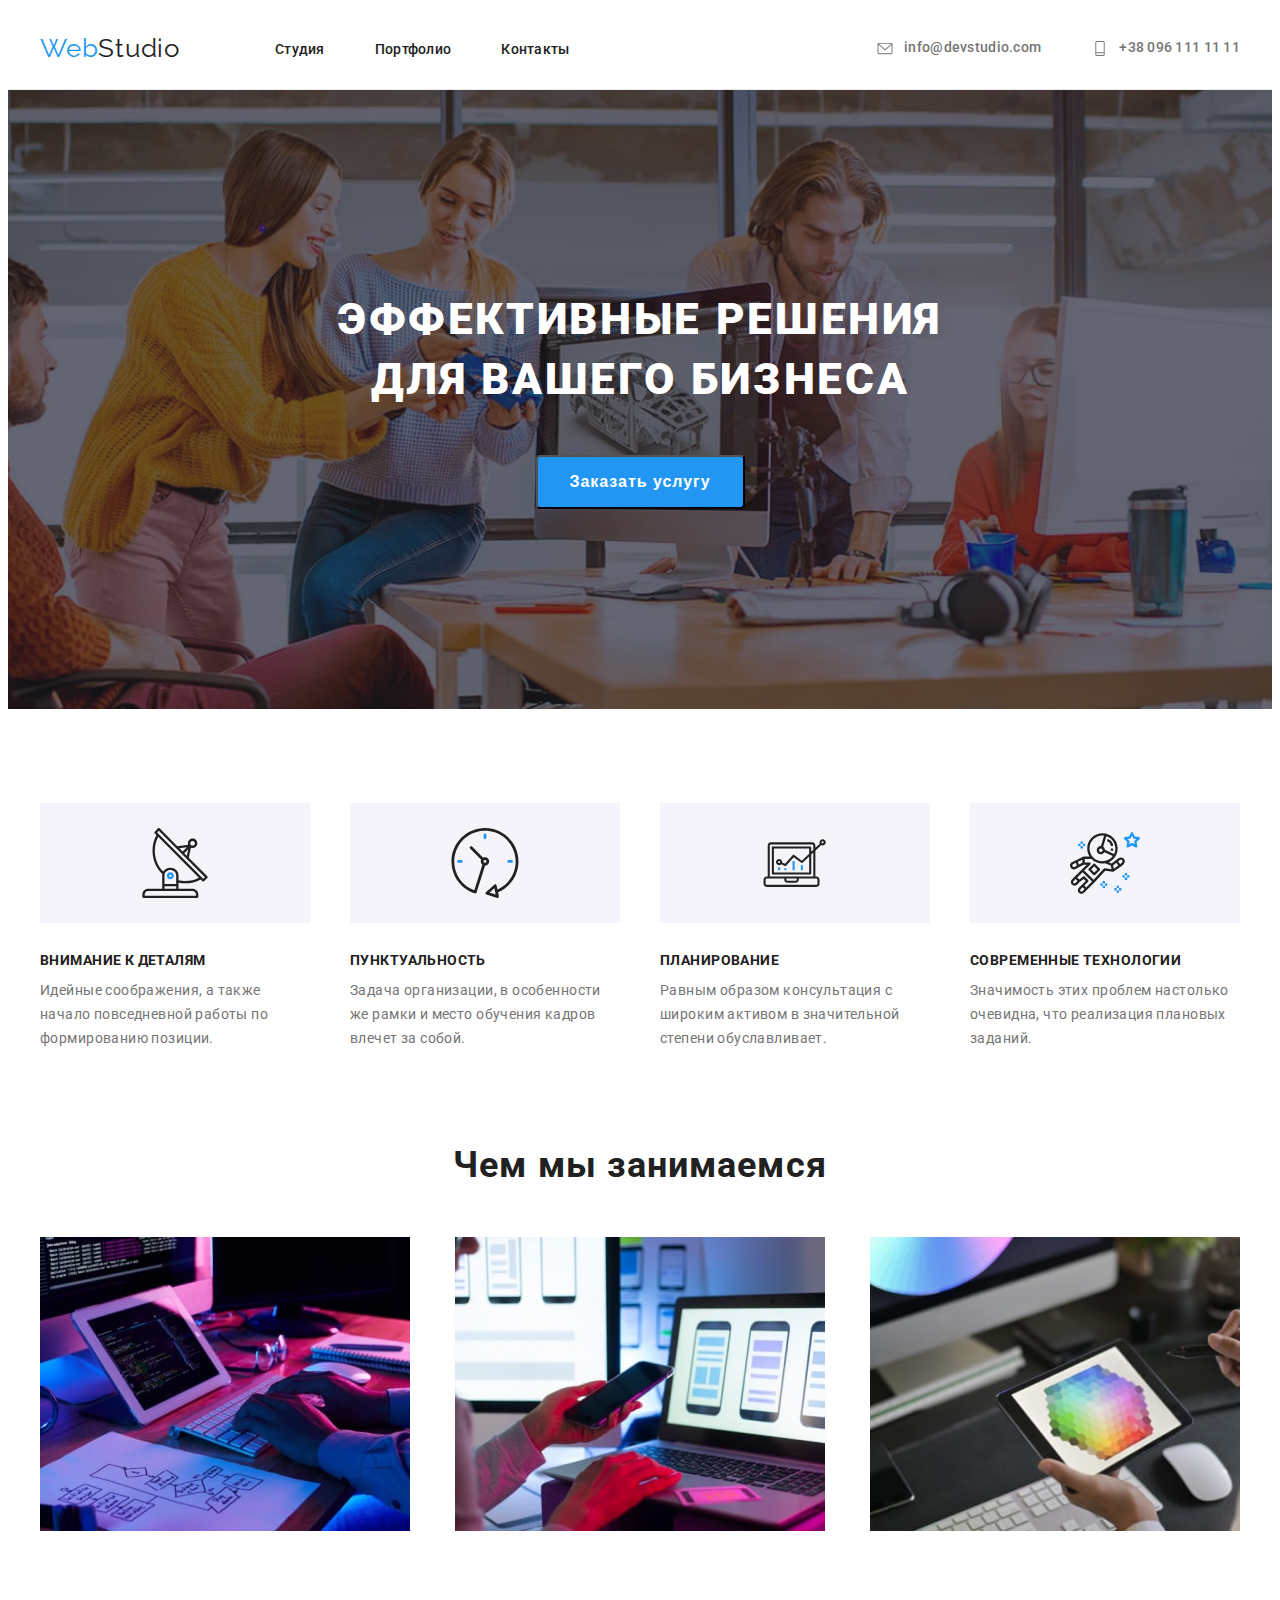
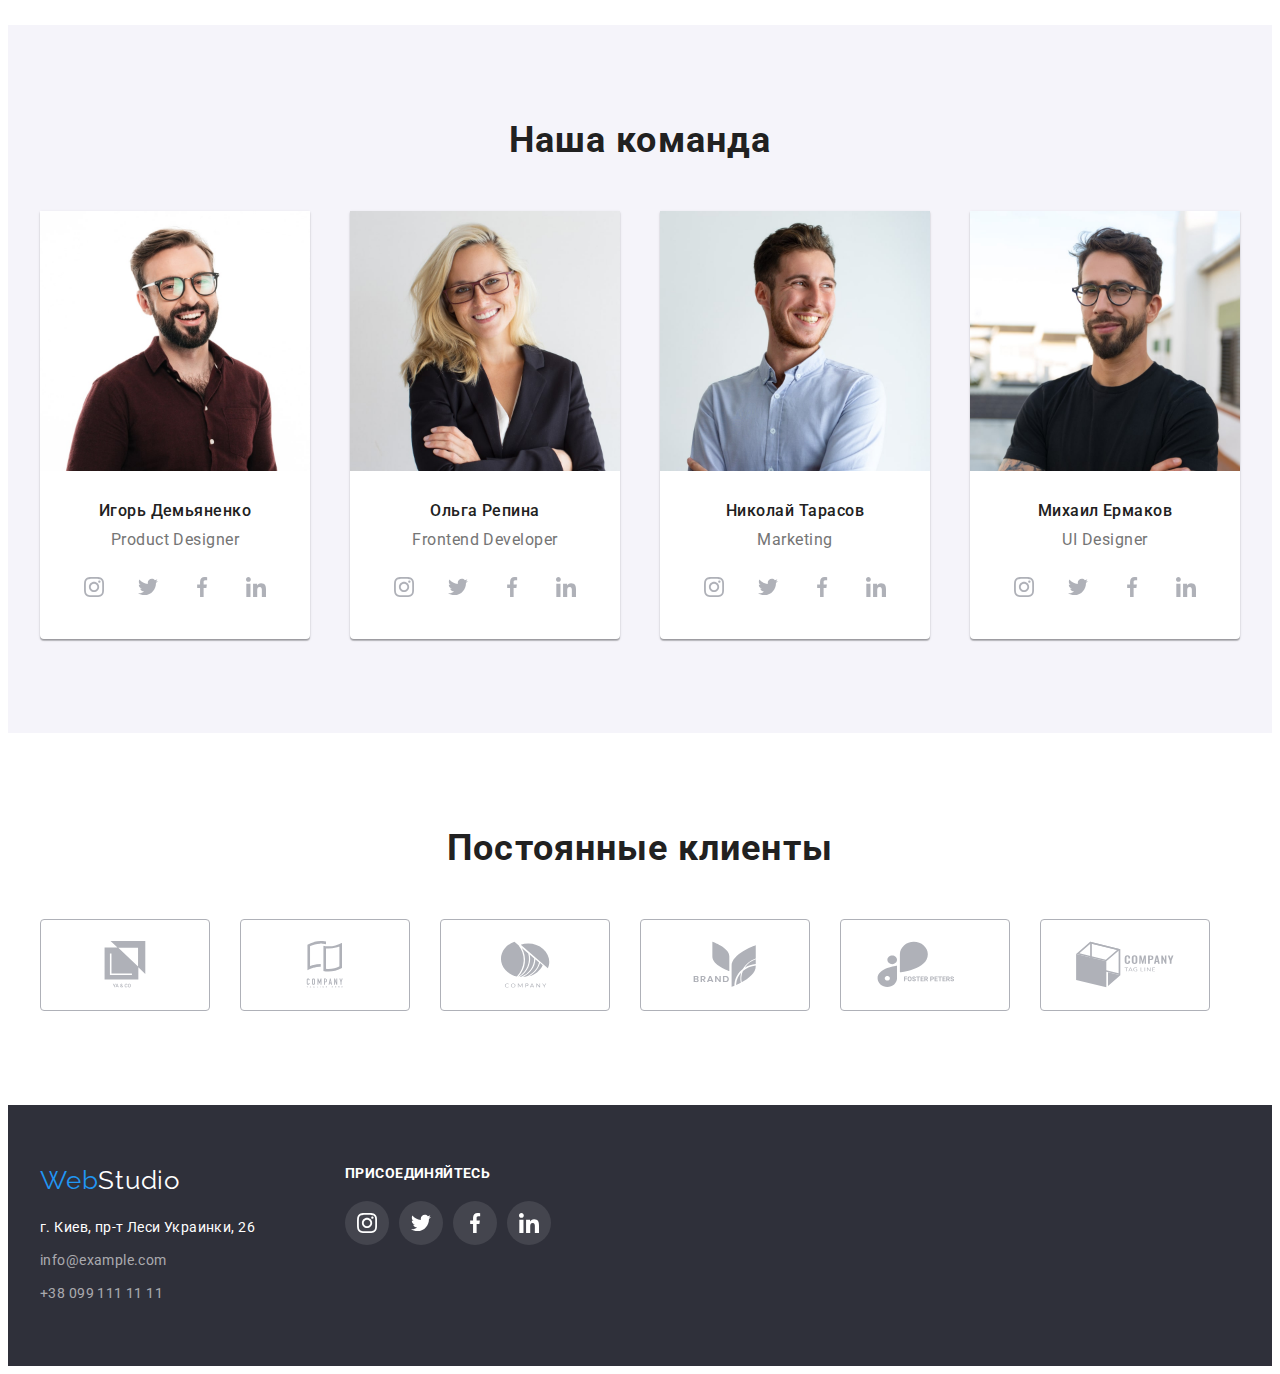
<file: index.html>
<!DOCTYPE html>
<!--Главная 3-->
<html lang="ru">
    <head>
        <meta charset="UTF-8" />
        <meta http-equiv="X-UA-Compatible" content="IE=edge" />
        <meta name="viewport" content="width=device-width, initial-scale=1.0" />
        <title>Document</title>
        <link rel="preconnect" href="https://fonts.googleapis.com" />
        <link rel="preconnect" href="https://fonts.gstatic.com" crossorigin />
        <link
            href="https://fonts.googleapis.com/css2?family=Raleway:wght@700&family=Roboto:wght@400;500;700;900&display=swap"
            rel="stylesheet"
        />
        <link
            rel="stylesheet"
            href="https://cdnjs.cloudflare.com/ajax/libs/modern-normalize/1.1.0/modern-normalize.min.css"
            integrity="sha512-wpPYUAdjBVSE4KJnH1VR1HeZfpl1ub8YT/NKx4PuQ5NmX2tKuGu6U/JRp5y+Y8XG2tV+wKQpNHVUX03MfMFn9Q=="
            crossorigin="anonymous"
            referrerpolicy="no-referrer"
        />
        <link rel="stylesheet" href="./css/style.css" />
    </head>
    <body>
        <header class="header">
            <div class="container header-container">
                <!-- section-nav -->
                <nav class="header-nav">
                    <a href="./index.html" lang="en" class="logo link"
                        >Web<span class="logo-black">Studio</span></a
                    >
                    <ul class="header-list list">
                        <li class="header-item">
                            <a class="header-link link" href="./index.html">Студия</a>
                        </li>
                        <li class="header-item">
                            <a class="header-link link" href="./portfolio.html"
                                >Портфолио</a
                            >
                        </li>
                        <li class="header-item">
                            <a class="header-link link" href="">Контакты</a>
                        </li>
                    </ul>
                </nav>
                <ul class="header-contacts list">
                    <li class="contact-list">
                        <a
                            class="header-mail link"
                            href="mailto:info@devstudio.com"
                        >
                            <svg class="header-icon">
                                <use
                                    href="./images/sprite.svg#icon-mailto"
                                ></use>
                            </svg>
                            <div class="link-text">info@devstudio.com</div>
                        </a>
                    </li>
                    <li class="contact-list">
                        <a class="header-phone link" href="tel:+380961111111">
                            <svg class="header-icon">
                                <use
                                    href="./images/sprite.svg#icon-phone"
                                ></use>
                            </svg>
                            <div class="link-text">+38 096 111 11 11</div>
                        </a>
                    </li>
                </ul>
            </div>
        </header>
        <main>
            <!--section gero-->
            <div class="hero-wall">
                <section class="hero">
                    <h1 class="hero-title">
                        Эффективные решения<br />для вашего бизнеса
                    </h1>
                    <button class="hero-button">Заказать услугу</button>
                </section>
            </div>
            <!-- advantage-->
            <section class="advantage section">
                <div class="container">
                    <h2 class="advantage-title visually-hidden">
                        Наши преимущества
                    </h2>
                    <ul class="advantage-list list">
                        <li class="advantage-item">
                            <div class="advantage-picture-zone">
                                <svg class="advantage-pictures">
                                    <use
                                        href="./images/sprite.svg#icon-antenna"
                                    ></use>
                                </svg>
                            </div>
                            <h3 class="advantage-topic">Внимание к деталям</h3>
                            <p class="advantage-paragrph">
                                Идейные соображения, а также начало повседневной
                                работы по формированию позиции.
                            </p>
                        </li>
                        <li class="advantage-item">
                            <div class="advantage-picture-zone">
                                <svg class="advantage-pictures">
                                    <use
                                        href="./images/sprite.svg#icon-clock"
                                    ></use>
                                </svg>
                            </div>
                            <h3 class="advantage-topic">Пунктуальность</h3>
                            <p class="advantage-paragrph">
                                Задача организации, в особенности же рамки и
                                место обучения кадров влечет за собой.
                            </p>
                        </li>
                        <li class="advantage-item">
                            <div class="advantage-picture-zone">
                                <svg class="advantage-pictures">
                                    <use
                                        href="./images/sprite.svg#icon-diagram"
                                    ></use>
                                </svg>
                            </div>
                            <h3 class="advantage-topic">Планирование</h3>
                            <p class="advantage-paragrph">
                                Равным образом консультация с широким активом в
                                значительной степени обуславливает.
                            </p>
                        </li>
                        <li class="advantage-item">
                            <div class="advantage-picture-zone">
                                <svg class="advantage-pictures">
                                    <use
                                        href="./images/sprite.svg#icon-astronaut"
                                    ></use>
                                </svg>
                            </div>
                            <h3 class="advantage-topic">
                                Современные технологии
                            </h3>
                            <p class="advantage-paragrph">
                                Значимость этих проблем настолько очевидна, что
                                реализация плановых заданий.
                            </p>
                        </li>
                    </ul>
                </div>
            </section>
            <!--do-->
            <section class="do section">
                <div class="container">
                    <h2 class="do-title">Чем мы занимаемся</h2>
                    <ul class="do-list list">
                        <li class="do-item">
                            <img
                                src="./images/we-doing/we-doing1.jpg"
                                alt="набор кода на клавиатуре"
                                width="370"
                            />
                        </li>
                        <li class="do-item">
                            <img
                                src="./images/we-doing/we-doing2.jpg"
                                alt="Подбор шаблона для смартфона"
                                width="370"
                            />
                        </li>
                        <li class="do-item">
                            <img
                                src="./images/we-doing/we-doing3.jpg"
                                alt="Выбор цвета"
                                width="370"
                            />
                        </li>
                    </ul>
                </div>
            </section>
            <!--team-->
            <section class="team section">
                <div class="container">
                    <h2 class="team-title">Наша команда</h2>
                    <ul class="team-list list">
                        <li class="team-item">
                            <img
                                src="./images/pers/pers.jpg"
                                alt="Работник компании"
                                width="270"
                                class="team-img"
                            />
                            <h3 class="team-name">Игорь Демьяненко</h3>
                            <p lang="en" class="team-position">
                                Product Designer
                            </p>
                            <ul class="team-icons list">
                                <li class="team-zone-icon">
                                    <a href="" class="team-link link">
                                        <svg class="team-icon">
                                            <use
                                                href="./images/sprite.svg#icon-instagram"
                                            ></use>
                                        </svg>
                                    </a>
                                </li>
                                <li class="team-zone-icon">
                                    <a href="" class="team-link link">
                                        <svg class="team-icon">
                                            <use
                                                href="./images/sprite.svg#icon-twitter"
                                            ></use>
                                        </svg>
                                    </a>
                                </li>
                                <li class="team-zone-icon">
                                    <a href="" class="team-link link">
                                        <svg class="team-icon">
                                            <use
                                                href="./images/sprite.svg#icon-facebook"
                                            ></use>
                                        </svg>
                                    </a>
                                </li>
                                <li class="team-zone-icon">
                                    <a href="" class="team-link link">
                                        <svg class="team-icon">
                                            <use
                                                href="./images/sprite.svg#icon-linkedin"
                                            ></use>
                                        </svg>
                                    </a>
                                </li>
                            </ul>
                        </li>
                        <li class="team-item">
                            <img
                                src="./images/pers/pers1.jpg"
                                alt="Работник компании"
                                width="270"
                                class="team-img"
                            />
                            <h3 class="team-name">Ольга Репина</h3>
                            <p lang="en" class="team-position">
                                Frontend Developer
                            </p>
                            <ul class="team-icons list">
                                <li class="team-zone-icon">
                                    <a href="" class="team-link link">
                                        <svg class="team-icon">
                                            <use
                                                href="./images/sprite.svg#icon-instagram"
                                            ></use>
                                        </svg>
                                    </a>
                                </li>
                                <li class="team-zone-icon">
                                    <a href="" class="team-link link">
                                        <svg class="team-icon">
                                            <use
                                                href="./images/sprite.svg#icon-twitter"
                                            ></use>
                                        </svg>
                                    </a>
                                </li>
                                <li class="team-zone-icon">
                                    <a href="" class="team-link link">
                                        <svg class="team-icon">
                                            <use
                                                href="./images/sprite.svg#icon-facebook"
                                            ></use>
                                        </svg>
                                    </a>
                                </li>
                                <li class="team-zone-icon">
                                    <a href="" class="team-link link">
                                        <svg class="team-icon">
                                            <use
                                                href="./images/sprite.svg#icon-linkedin"
                                            ></use>
                                        </svg>
                                    </a>
                                </li>
                            </ul>
                        </li>
                        <li class="team-item">
                            <img
                                src="./images/pers/pers2.jpg"
                                alt="Работник компании"
                                width="270"
                                class="team-img"
                            />
                            <h3 class="team-name">Николай Тарасов</h3>
                            <p lang="en" class="team-position">Marketing</p>
                            <ul class="team-icons list">
                                <li class="team-zone-icon">
                                    <a href="" class="team-link link">
                                        <svg class="team-icon">
                                            <use
                                                href="./images/sprite.svg#icon-instagram"
                                            ></use>
                                        </svg>
                                    </a>
                                </li>
                                <li class="team-zone-icon">
                                    <a href="" class="team-link link">
                                        <svg class="team-icon">
                                            <use
                                                href="./images/sprite.svg#icon-twitter"
                                            ></use>
                                        </svg>
                                    </a>
                                </li>
                                <li class="team-zone-icon">
                                    <a href="" class="team-link link">
                                        <svg class="team-icon">
                                            <use
                                                href="./images/sprite.svg#icon-facebook"
                                            ></use>
                                        </svg>
                                    </a>
                                </li>
                                <li class="team-zone-icon">
                                    <a href="" class="team-link link">
                                        <svg class="team-icon">
                                            <use
                                                href="./images/sprite.svg#icon-linkedin"
                                            ></use>
                                        </svg>
                                    </a>
                                </li>
                            </ul>
                        </li>
                        <li class="team-item">
                            <img
                                src="./images/pers/pers3.jpg"
                                alt="Работник компании"
                                width="270"
                                class="team-img"
                            />
                            <h3 class="team-name">Михаил Ермаков</h3>
                            <p lang="en" class="team-position">UI Designer</p>
                            <ul class="team-icons list">
                                <li class="team-zone-icon">
                                    <a href="" class="team-link link">
                                        <svg class="team-icon">
                                            <use
                                                href="./images/sprite.svg#icon-instagram"
                                            ></use>
                                        </svg>
                                    </a>
                                </li>
                                <li class="team-zone-icon">
                                    <a href="" class="team-link link">
                                        <svg class="team-icon">
                                            <use
                                                href="./images/sprite.svg#icon-twitter"
                                            ></use>
                                        </svg>
                                    </a>
                                </li>
                                <li class="team-zone-icon">
                                    <a href="" class="team-link link">
                                        <svg class="team-icon">
                                            <use
                                                href="./images/sprite.svg#icon-facebook"
                                            ></use>
                                        </svg>
                                    </a>
                                </li>
                                <li class="team-zone-icon">
                                    <a href="" class="team-link link">
                                        <svg class="team-icon">
                                            <use
                                                href="./images/sprite.svg#icon-linkedin"
                                            ></use>
                                        </svg>
                                    </a>
                                </li>
                            </ul>
                        </li>
                    </ul>
                </div>
            </section>
            <!-- klient -->
            <section class="klient section">
                <div class="container">
                    <h2 class="klient-title">Постоянные клиенты</h2>
                    <ul class="klient-list list">
                        <li class="klient-item">
                            <a href="" class="klient-link link">
                                <svg class="klient-logo">
                                    <use
                                        href="./images/sprite.svg#icon-ya-co"
                                    ></use>
                                </svg>
                            </a>
                        </li>
                        <li class="klient-item">
                            <a href="" class="klient-link link">
                                <svg class="klient-logo">
                                    <use
                                        href="./images/sprite.svg#icon-company-tagline-here"
                                    ></use>
                                </svg>
                            </a>
                        </li>
                        <li class="klient-item">
                            <a href="" class="klient-link link">
                                <svg class="klient-logo">
                                    <use
                                        href="./images/sprite.svg#icon-company"
                                    ></use>
                                </svg>
                            </a>
                        </li>
                        <li class="klient-item">
                            <a href="" class="klient-link link">
                                <svg class="klient-logo">
                                    <use
                                        href="./images/sprite.svg#icon-brand"
                                    ></use>
                                </svg>
                            </a>
                        </li>
                        <li class="klient-item">
                            <a href="" class="klient-link link">
                                <svg class="klient-logo">
                                    <use
                                        href="./images/sprite.svg#icon-foster-peters"
                                    ></use>
                                </svg>
                            </a>
                        </li>
                        <li class="klient-item">
                            <a href="" class="klient-link link">
                                <svg class="klient-logo">
                                    <use
                                        href="./images/sprite.svg#icon-company-tagline"
                                    ></use>
                                </svg>
                            </a>
                        </li>
                    </ul>
                </div>
            </section>
        </main>
        <!--footer-->
        <footer class="footer">
            <div class="container footer-section">
                <div>
                    <a
                        href="./index.html"
                        lang="en"
                        class="logo link footer-logo"
                        >Web<span class="logo-white">Studio</span></a
                    >
                    <address class="footer-data">
                        <ul class="footer-list list">
                            <li class="footer-item">
                                <a
                                    href="https://goo.gl/maps/pQ1iqYw23tvZCVZEA"
                                    class="link footer-address"
                                    >г. Киев, пр-т Леси Украинки, 26</a
                                >
                            </li>
                            <li class="footer-item">
                                <a
                                    href="mailto:info@example.com"
                                    class="footer-mail link"
                                    >info@example.com</a
                                >
                            </li>
                            <li class="footer-item">
                                <a
                                    href="tel:+380991111111"
                                    class="footer-phone link"
                                    >+38 099 111 11 11</a
                                >
                            </li>
                        </ul>
                    </address>
                </div>
                <div class="social">
                    <p class="social-title">Присоединяйтесь</p>
                    <ul class="team-icons list">
                        <li class="team-zone-icon">
                            <a href="" class="team-link social-link link">
                                <svg class="team-icon">
                                    <use
                                        href="./images/sprite.svg#icon-instagram"
                                    ></use>
                                </svg>
                            </a>
                        </li>
                        <li class="team-zone-icon">
                            <a href="" class="team-link link">
                                <svg class="team-icon">
                                    <use
                                        href="./images/sprite.svg#icon-twitter"
                                    ></use>
                                </svg>
                            </a>
                        </li>
                        <li class="team-zone-icon">
                            <a href="" class="team-link link">
                                <svg class="team-icon">
                                    <use
                                        href="./images/sprite.svg#icon-facebook"
                                    ></use>
                                </svg>
                            </a>
                        </li>
                        <li class="team-zone-icon">
                            <a href="" class="team-link link">
                                <svg class="team-icon">
                                    <use
                                        href="./images/sprite.svg#icon-linkedin"
                                    ></use>
                                </svg>
                            </a>
                        </li>
                    </ul>
                </div>
            </div>
        </footer>
    </body>
</html>
</file>
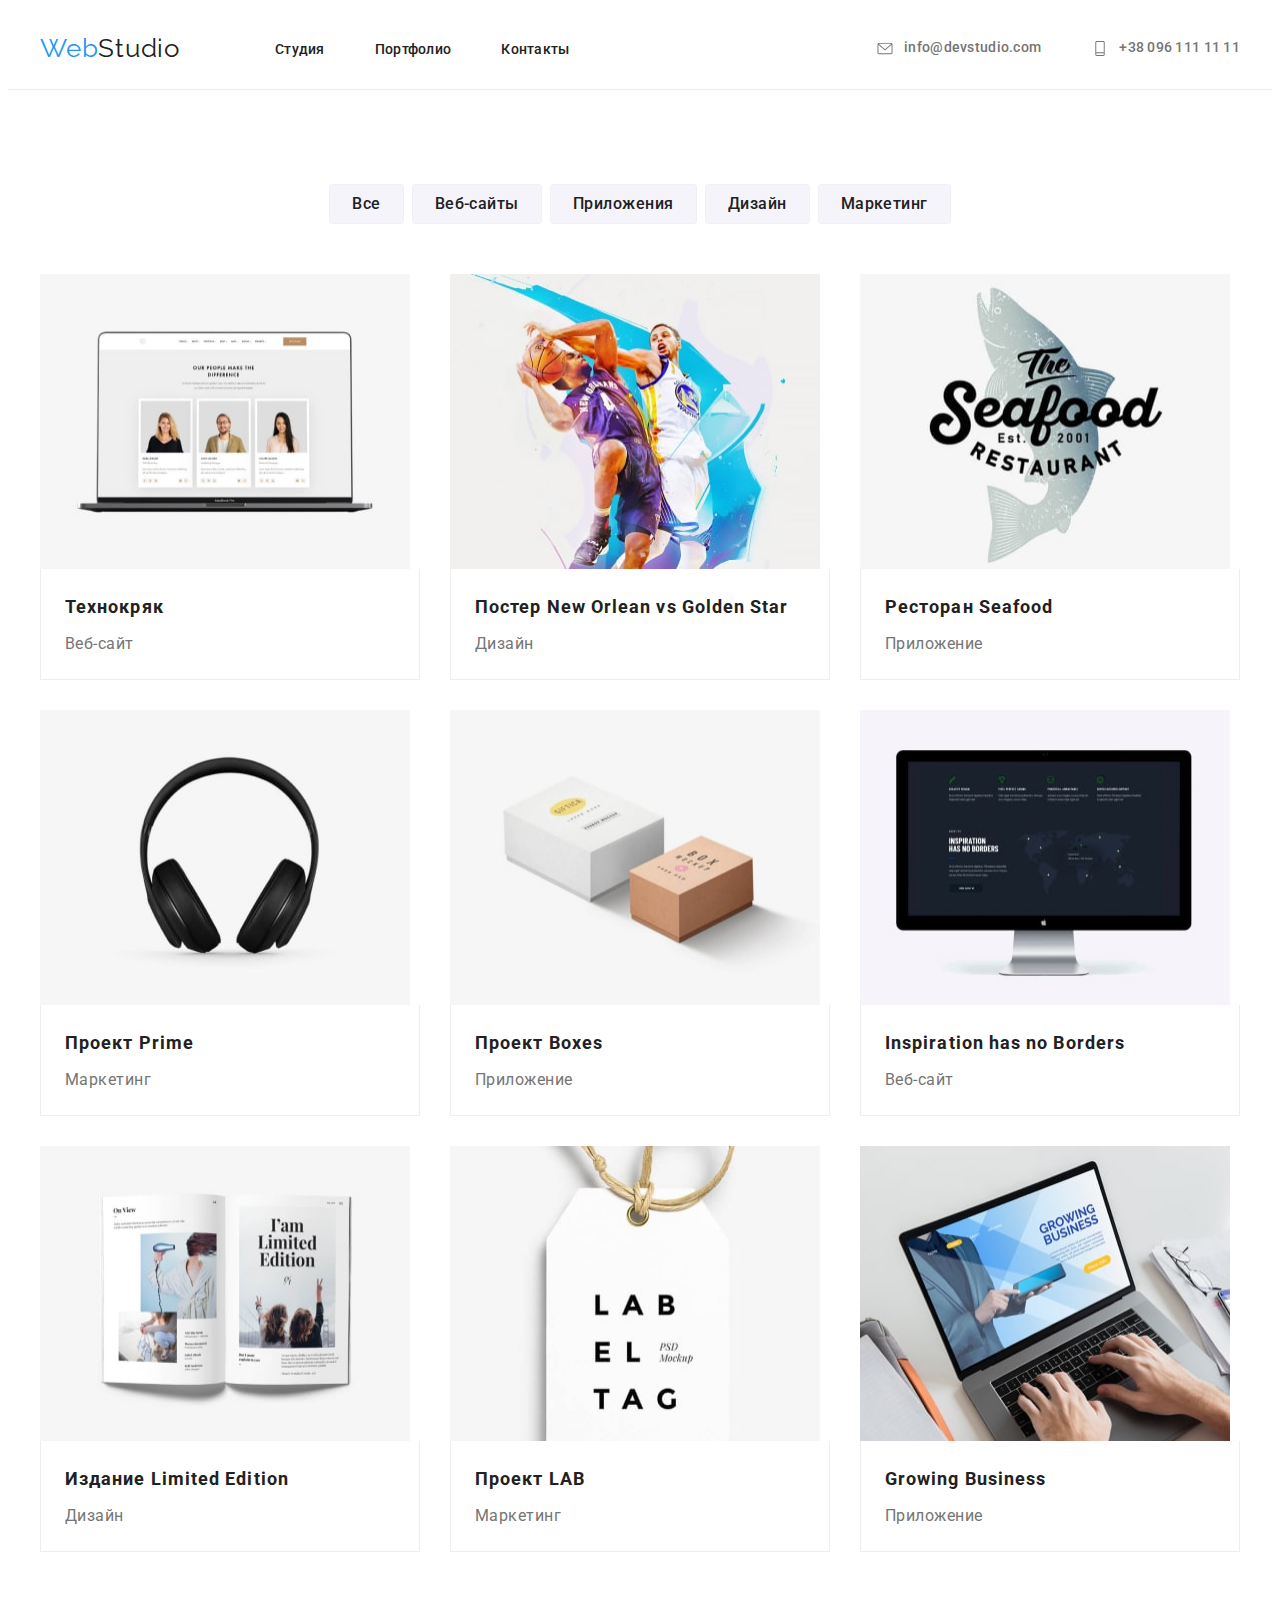
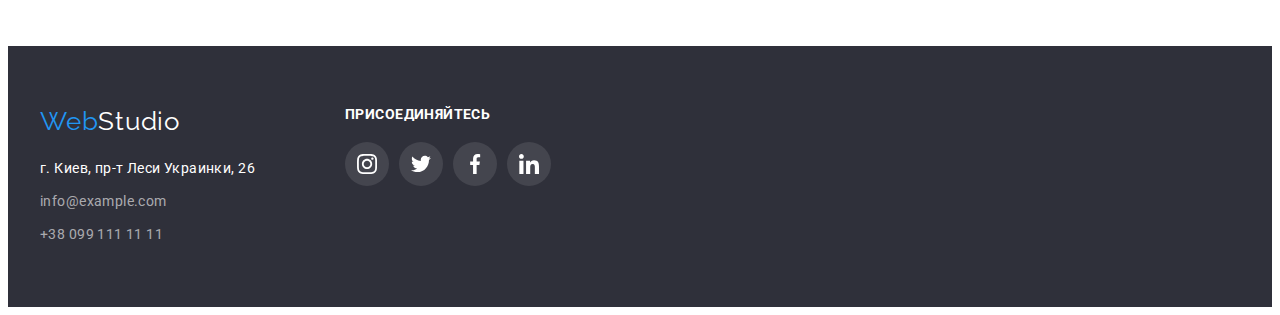
<file: portfolio.html>
<!DOCTYPE html>
<!--Главная 3-->
<html lang="ru">
    <head>
        <meta charset="UTF-8" />
        <meta http-equiv="X-UA-Compatible" content="IE=edge" />
        <meta name="viewport" content="width=device-width, initial-scale=1.0" />
        <title>Document</title>
        <link rel="preconnect" href="https://fonts.googleapis.com" />
        <link rel="preconnect" href="https://fonts.gstatic.com" crossorigin />
        <link
            href="https://fonts.googleapis.com/css2?family=Raleway:wght@700&family=Roboto:wght@400;500;700;900&display=swap"
            rel="stylesheet"
        />
        <link
            rel="stylesheet"
            href="https://cdnjs.cloudflare.com/ajax/libs/modern-normalize/1.1.0/modern-normalize.min.css"
            integrity="sha512-wpPYUAdjBVSE4KJnH1VR1HeZfpl1ub8YT/NKx4PuQ5NmX2tKuGu6U/JRp5y+Y8XG2tV+wKQpNHVUX03MfMFn9Q=="
            crossorigin="anonymous"
            referrerpolicy="no-referrer"
        />
        <link rel="stylesheet" href="./css/style.css" />
    </head>
    <body>
        <header class="header">
            <div class="container header-container">
                <!-- section-nav -->
                <nav class="header-nav">
                    <a href="./index.html" lang="en" class="logo link"
                        >Web<span class="logo-black">Studio</span></a
                    >
                    <ul class="header-list list">
                        <li class="header-item">
                            <a class="header-link link" href="./index.html">Студия</a>
                        </li>
                        <li class="header-item">
                            <a class="header-link link" href="./portfolio.html"
                                >Портфолио</a
                            >
                        </li>
                        <li class="header-item">
                            <a class="header-link link" href="">Контакты</a>
                        </li>
                    </ul>
                </nav>
                <ul class="header-contacts list">
                    <li class="contact-list">
                        <a
                            class="header-mail link"
                            href="mailto:info@devstudio.com"
                        >
                            <svg class="header-icon">
                                <use
                                    href="./images/sprite.svg#icon-mailto"
                                ></use>
                            </svg>
                            <div class="link-text">info@devstudio.com</div>
                        </a>
                    </li>
                    <li class="contact-list">
                        <a class="header-phone link" href="tel:+380961111111">
                            <svg class="header-icon">
                                <use
                                    href="./images/sprite.svg#icon-phone"
                                ></use>
                            </svg>
                            <div class="link-text">+38 096 111 11 11</div>
                        </a>
                    </li>
                </ul>
            </div>
        </header>
        <main>
            <section class="works section">
                <div class="container works-section">
                    <h1 class="works-title visually-hidden">Наши работы</h1>
                    <ul class="works-filters list">
                        <li class="works-filter">
                            <button type="button" class="work-button">
                                Все
                            </button>
                        </li>
                        <li class="works-filter">
                            <button type="button" class="work-button">
                                Веб-сайты
                            </button>
                        </li>
                        <li class="works-filter">
                            <button type="button" class="work-button">
                                Приложения
                            </button>
                        </li>
                        <li class="works-filter">
                            <button type="button" class="work-button">
                                Дизайн
                            </button>
                        </li>
                        <li class="works-filter">
                            <button type="button" class="work-button">
                                Маркетинг
                            </button>
                        </li>
                    </ul>
                    <ul class="works-list list">
                        <li class="works-item">
                            <img
                                src="./images/our-work/work1.jpg"
                                alt="Три сотрудника"
                                width="370"
                                height="295"
                            />
                            <div class="work-signature">
                                <h2 class="works-project">Технокряк</h2>
                                <p class="works-discription">Веб-сайт</p>
                            </div>
                        </li>
                        <li class="works-item">
                            <img
                                src="./images/our-work/work2.jpg"
                                alt="Два баскетболиста"
                                width="370"
                                height="295"
                            />
                            <div class="work-signature">
                                <h2 class="works-project">
                                    Постер
                                    <span lang="en"
                                        >New Orlean vs Golden Star</span
                                    >
                                </h2>
                                <p class="works-discription">Дизайн</p>
                            </div>
                        </li>
                        <li class="works-item">
                            <img
                                src="./images/our-work/work3.jpg"
                                alt="Реклама Морская еда - нарисован лосось"
                                width="370"
                                height="295"
                            />
                            <div class="work-signature">
                                <h2 class="works-project">
                                    Ресторан <span lang="en">Seafood</span>
                                </h2>
                                <p class="works-discription">Приложение</p>
                            </div>
                        </li>
                        <li class="works-item">
                            <img
                                src="./images/our-work/work4.jpg"
                                alt="Наушники"
                                width="370"
                                height="295"
                            />
                            <div class="work-signature">
                                <h2 class="works-project">
                                    Проект <span lang="en"></span>Prime
                                </h2>
                                <p class="works-discription">Маркетинг</p>
                            </div>
                        </li>
                        <li class="works-item">
                            <img
                                src="./images/our-work/work5.jpg"
                                alt="Две коробочки"
                                width="370"
                                height="295"
                            />
                            <div class="work-signature">
                                <h2 class="works-project">
                                    Проект <span lang="en">Boxes</span>
                                </h2>
                                <p class="works-discription">Приложение</p>
                            </div>
                        </li>
                        <li class="works-item">
                            <img
                                src="./images/our-work/work6.jpg"
                                alt="Компьютер МАК"
                                width="370"
                                height="295"
                            />
                            <div class="work-signature">
                                <h2 lang="en" class="works-project">
                                    Inspiration has no Borders
                                </h2>
                                <p class="works-discription">Веб-сайт</p>
                            </div>
                        </li>
                        <li class="works-item">
                            <img
                                src="./images/our-work/work7.jpg"
                                alt="Развернутая брошура"
                                width="370"
                                height="295"
                            />
                            <div class="work-signature">
                                <h2 class="works-project">
                                    Издание
                                    <span lang="en">Limited Edition</span>
                                </h2>
                                <p class="works-discription">Дизайн</p>
                            </div>
                        </li>
                        <li class="works-item">
                            <img
                                src="./images/our-work/work8.jpg"
                                alt="Бирка Лабель таг"
                                width="370"
                                height="295"
                            />
                            <div class="work-signature">
                                <h2 class="works-project">
                                    Проект <span lang="en">LAB</span>
                                </h2>
                                <p class="works-discription">Маркетинг</p>
                            </div>
                        </li>
                        <li class="works-item">
                            <img
                                src="./images/our-work/work9.jpg"
                                alt="Работает на ноутбуке"
                                width="370"
                                height="295"
                            />
                            <div class="work-signature">
                                <h2 lang="en" class="works-project">
                                    Growing Business
                                </h2>
                                <p class="works-discription">Приложение</p>
                            </div>
                        </li>
                    </ul>
                </div>
            </section>
        </main>

        <!--footer-->
        <footer class="footer">
            <div class="container footer-section">
                <div>
                    <a
                        href="./index.html"
                        lang="en"
                        class="logo link footer-logo"
                        >Web<span class="logo-white">Studio</span></a
                    >
                    <address class="footer-data">
                        <ul class="footer-list list">
                            <li class="footer-item">
                                <a
                                    href="https://goo.gl/maps/pQ1iqYw23tvZCVZEA"
                                    class="link footer-address"
                                    >г. Киев, пр-т Леси Украинки, 26</a
                                >
                            </li>
                            <li class="footer-item">
                                <a
                                    href="mailto:info@example.com"
                                    class="footer-mail link"
                                    >info@example.com</a
                                >
                            </li>
                            <li class="footer-item">
                                <a
                                    href="tel:+380991111111"
                                    class="footer-phone link"
                                    >+38 099 111 11 11</a
                                >
                            </li>
                        </ul>
                    </address>
                </div>
                <div class="social">
                    <p class="social-title">Присоединяйтесь</p>
                    <ul class="team-icons list">
                        <li class="team-zone-icon">
                            <a href="" class="team-link link">
                                <svg class="team-icon">
                                    <use
                                        href="./images/sprite.svg#icon-instagram"
                                    ></use>
                                </svg>
                            </a>
                        </li>
                        <li class="team-zone-icon">
                            <a href="" class="team-link link">
                                <svg class="team-icon">
                                    <use
                                        href="./images/sprite.svg#icon-twitter"
                                    ></use>
                                </svg>
                            </a>
                        </li>
                        <li class="team-zone-icon">
                            <a href="" class="team-link link">
                                <svg class="team-icon">
                                    <use
                                        href="./images/sprite.svg#icon-facebook"
                                    ></use>
                                </svg>
                            </a>
                        </li>
                        <li class="team-zone-icon">
                            <a href="" class="team-link link">
                                <svg class="team-icon">
                                    <use
                                        href="./images/sprite.svg#icon-linkedin"
                                    ></use>
                                </svg>
                            </a>
                        </li>
                    </ul>
                </div>
            </div>
        </footer>
    </body>
</html>
</file>
<file: css/style.css>
:root {
    --primary-text-color: #212121;
    --secondary-text-color: #757575;
    --accent-text-color: #2196f3;
}

address {
    all: initial;
}

body {
    color: var(--primary-text-color);
    font-family: Roboto, sans-serif;
}

.container {
    margin-left: auto;
    margin-right: auto;
    width: 1200px;
    padding-left: 15px;
    padding-right: 15px;
}

.list {
    list-style: none;
}

.link {
    text-decoration: none;
}

h1,
h2,
h3,
h4,
h5,
h6,
p {
    margin-top: 0;
    margin-bottom: 0;
}

ul {
    margin-top: 0;
    margin-bottom: 0;
    padding-left: 0;
}

.section {
    padding-top: 94px;
    padding-bottom: 94px;
}

.section.no-padding {
    padding-top: 0;
    padding-bottom: 0;
}

.visually-hidden {
    position: absolute;
    width: 1px;
    height: 1px;
    margin: -1px;
    padding: 0;
    overflow: hidden;
    border: 0;
    clip: rect(0 0 0 0);
}

img {
    display: block;
    max-width: 100%;
}

/*---------------------header-----------------------*/
.header {
    border-bottom-width: 1px;
    border-bottom-style: solid;
    border-block-color: #ececec;
}

.header-container {
    display: flex;
    align-items: center;
    padding-top: 25px;
    padding-bottom: 25px;
}

.header-nav {
    display: flex;
    align-items: center;
}

.logo {
    color: var(--accent-text-color);
    font-family: Raleway, sans-serif;
    font-size: 26px;
    line-height: 1.19;
    letter-spacing: 0.03em;
    margin-right: 95px;
}

.logo-black {
    color: var(--primary-text-color);
}

.logo-white {
    color: #ffffff;
}

.header-list {
    display: flex;
}

.header-contacts {
    margin-left: auto;
    margin-right: 10;
    display: flex;
    align-items: center;
}

.header-link {
    color: var(--primary-text-color);
    font-weight: 500;
    font-size: 14px;
    line-height: 1.14;
    letter-spacing: 0.02em;
}

.header-link:hover,
.header-link:focus {
    font-weight: 500;
    font-size: 14px;
    line-height: 1.14;
    letter-spacing: 0.02em;
    color: var(--accent-text-color);
}

.header-mail {
    display: flex;
    align-items: flex-end;
}

.header-phone {
    display: flex;
    align-items: flex-end;
}

.header-mail,
.header-phone {
    font-weight: 500;
    font-size: 14px;
    line-height: 1.14;
    letter-spacing: 0.02em;
    color: var(--secondary-text-color);
    margin-left: 50px;
    white-space: nowrap;
}

/* .header-mail::before {
  display: inline-block;
  width: 20px;
  height: 20px;
  background-color: violet;
  content: "";
  background-image: url(./images/sprite.svg#icon-brand);
  background-image: url('sprite.svg#icon-brand');
  background-image: url('vector.svg#fragment'); 

}

 .header-contacts::before{
    width: 100px;
    height: 100px;
    background-color: violet;
    content: "";
    background-image: url("../images/sprite.svg#icon-phone");
    background-size: contain;

} */

.header-mail:hover,
.header-phone:hover,
.header-mail:focus,
.header-phone:focus,
.header-mail:hover {
    font-weight: 500;
    font-size: 14px;
    line-height: 1.14;
    letter-spacing: 0.02em;
    color: var(--accent-text-color);
}

.header-icon {
    /* display: inline-block; */
    fill: currentColor;
    width: 18px;
    height: 15px;
    margin-right: 10px;
}

.header-icon use {
}

.header-item:not(:last-child) {
    margin-right: 50px;
}

/*-------------------section gero-----------------*/

.hero {
    max-width: 1600px;
    margin-left: auto;
    margin-right: auto;
    text-align: center;
    padding: 200px 0px;
    background-image: linear-gradient(
            rgba(47, 48, 58, 0.4),
            rgba(47, 48, 58, 0.4)
        ),
        url(../images/hero/hero-1.jpg);
    background-repeat: no-repeat;
    background-position: center;
    background-size: cover;
}

.hero-wall {
    background: #c4c4c4;
}

.hero-title {
    font-weight: 900;
    font-size: 44px;
    line-height: 1.36;
    letter-spacing: 0.06em;
    text-transform: uppercase;
    color: #ffffff;
    margin-bottom: 45px;
}

.hero-button {
    font-weight: bold;
    font-size: 16px;
    line-height: 1.88;
    letter-spacing: 0.06em;
    color: #ffffff;
    background-color: var(--accent-text-color);
    padding: 10px 32px;
    border-radius: 4px;
    min-width: 200px;
}

.hero-button:focus,
.hero-button:hover {
    color: var(--accent-text-color);
    background-color: #ffffff;
}

/*-------------------advantage-----------------*/

.advantage-pictures {
    display: block;
    width: 70px;
    height: 70px;
}

.advantage-picture-zone {
    width: 270px;
    height: 120px;
    display: flex;
    background: #f5f4fa;
    align-items: center;
    justify-content: center;
    margin-bottom: 30px;
}

.advantage-title {
    line-height: 42px;
    letter-spacing: 0.03em;
}

.advantage-topic {
    font-weight: bold;
    font-size: 14px;
    line-height: 1.14;
    letter-spacing: 0.03em;
    text-transform: uppercase;
    color: var(--primary-text-color);
    margin-bottom: 10px;
}

.advantage-paragrph {
    font-weight: normal;
    font-size: 14px;
    line-height: 1.71;
    letter-spacing: 0.03em;
    color: var(--secondary-text-color);
}

.advantage-list {
    display: flex;
    justify-content: space-between;
}

.advantage-item {
    width: 270px;
    display: block;
}

/*-------------------do-----------------*/

.do {
    padding-top: 0;
}

.do-title {
    font-weight: bold;
    font-size: 36px;
    line-height: 1.17;
    text-align: center;
    letter-spacing: 0.03em;
    color: var(--primary-text-color);
    margin-bottom: 50px;
}

.do-list {
    display: flex;
    justify-content: space-between;
}

/*-------------------team-----------------*/

.team {
    background: #f5f4fa;
}

.team-item {
    background-color: #ffffff;
    box-shadow: #000000;
    width: 270px;
    border-radius: 0px 0px 4px 4px;
    box-shadow: 0px 1px 3px rgba(0, 0, 0, 0.12), 0px 1px 1px rgba(0, 0, 0, 0.14),
        0px 2px 1px rgba(0, 0, 0, 0.2);
}

.team-title {
    font-weight: bold;
    font-size: 36px;
    line-height: 1.17;
    text-align: center;
    letter-spacing: 0.03em;
    color: var(--primary-text-color);
    margin-bottom: 50px;
}

.team-name {
    font-weight: 500;
    font-size: 16px;
    line-height: 1.19;
    text-align: center;
    letter-spacing: 0.03em;
    color: var(--primary-text-color);
    margin-bottom: 10px;
}

.team-position {
    font-weight: normal;
    font-size: 16px;
    line-height: 1.19;
    text-align: center;
    letter-spacing: 0.03em;
    color: var(--secondary-text-color);
    margin-bottom: 16px;
}

.team-img {
    margin-bottom: 30px;
}

.team-list {
    display: flex;
    justify-content: space-between;
}

.team-icons {
    display: flex;
    justify-content: center;
    align-items: center;
    margin-bottom: 30px;
    height: 44px;
}

.team-zone-icon {
    width: 44px;
    height: 44px;
}

.team-link {
    width: 100%;
    height: 100%;
    display: flex;
    justify-content: center;
    align-items: center;
    border-radius: 50px;
    /* background-color: tomato; */
}

.team-zone-icon:not(:last-child) {
    margin-right: 10px;
}

.team-icon {
    fill: #afb1b8;
    width: 20px;
    height: 20px;
}

.team-link:hover,
.team-link:focus,
.team-link:hover .team-icon,
.team-link:focus .team-icon {
    fill: #ffffff;
    background-color: var(--accent-text-color);
}

/*-------------------klient-----------------*/

.klient-title {
    font-weight: bold;
    font-size: 36px;
    line-height: 1.17;
    letter-spacing: 0.03em;
    text-align: center;
    margin-bottom: 50px;
}

.klient-list {
    display: flex;
    max-width: 1200; 
}

.klient-item{
    flex-basis: 170px;
}

.klient-item:not(:last-child){
    margin-right: 30px;
}


.klient-link {
    display: block;
    height: 92px;
    border: 1px solid #afb1b8;
    box-sizing: border-box;
    border-radius: 4px;
    display: flex;
    justify-content: center;
    align-items: center;
}

.klient-link:hover,
.klient-link:focus,
.klient-link:hover use,
.klient-link:focus use {
    border: 1px solid #2196f3;
    fill: #2196f3;
}

.klient-logo {
    max-width: 100%;
    height: 46.7px;
    fill: #afb1b8;
}

/*-------------------footer-----------------*/

.footer {
    background-color: #2f303a;
    display: flex;
    align-items: center;
    padding: 60px 0px;
}

.footer-mail,
.footer-phone,
.footer-address {
    font-family: Roboto, sans-serif;
    font-weight: normal;
    font-size: 14px;
    line-height: 1.71;
    letter-spacing: 0.03em;
    color: rgba(255, 255, 255, 0.6);
}

.footer-address {
    color: #ffffff;
}

.footer-mail:hover,
.footer-phone:hover,
.footer-address:hover,
.footer-mail:focus,
.footer-phone:focus,
.footer-address:focus {
    font-weight: normal;
    font-size: 14px;
    line-height: 1.71;
    letter-spacing: 0.03em;
    color: var(--accent-text-color);
}

.footer-logo {
    margin-bottom: 20px;
    display: block;
}

.footer-item:not(:last-child) {
    margin-bottom: 9px;
}

.footer-section {
    display: flex;
}

.social {
    margin-left: 70px;
}

.social-title {
    font-weight: bold;
    font-size: 14px;
    line-height: 16px;
    letter-spacing: 0.03em;
    text-transform: uppercase;
    color: #ffffff;
    margin-bottom: 20px;
}

.social .team-icon {
    fill: #ffffff;
}

.team-link {
    background: rgba(255, 255, 255, 0.1);
}

/*=+=+=+=+=+=+=+=+=+= portfolio =+=+=+=+=+=+=+=+=*/

/*-------------------works-----------------*/

.works-title {
    font-weight: normal;
    line-height: 1.71;
    letter-spacing: 0.03em;
}

.work-button {
    font-family: Roboto;
    font-style: normal;
    font-weight: 500;
    font-size: 16px;
    line-height: 1.63;
    text-align: center;
    letter-spacing: 0.03em;
    color: var(--primary-text-color);
    padding: 6px 22px;
    background: #f5f4fa;
    border-radius: 4px;
    border: 1px solid rgba(0, 0, 0, 0.02);
}

.work-button:hover,
.work-button:focus {
    color: #ffffff;
    background-color: var(--accent-text-color);
    box-shadow: 0px 3px 1px rgba(0, 0, 0, 0.1), 0px 1px 2px rgba(0, 0, 0, 0.08), 0px 2px 2px rgba(0, 0, 0, 0.12);
    border-radius: 4px;
}

.works-filters {
    display: flex;
    justify-content: center;
    margin-bottom: 50px;
}

.works-filter:not(:last-child) {
    margin-right: 8px;
}

.works-project {
    font-weight: bold;
    font-size: 18px;
    line-height: 2;
    letter-spacing: 0.06em;
    color: var(--primary-text-color);
    margin-bottom: 4px;
}

.works-discription {
    font-weight: normal;
    font-size: 16px;
    line-height: 1.88;
    letter-spacing: 0.03em;
    color: var(--secondary-text-color);
}

.works-list {
    display: flex;
    flex-wrap: wrap;
}

.works-item {
    width: calc((100% - 60px) / 3);
    margin-right: 30px;
}

.works-item:hover,
.works-item:focus {
    box-shadow: 0px 1px 1px rgba(0, 0, 0, 0.12), 0px 4px 4px rgba(0, 0, 0, 0.06),
        1px 4px 6px rgba(0, 0, 0, 0.16);
}

.works-item:nth-child(3n) {
    margin-right: 0;
}

.works-item:not(:nth-last-child(-n + 3)) {
    margin-bottom: 30px;
}

.work-signature {
    padding-top: 20px;
    padding-bottom: 20px;
    padding-left: 24px;
    padding-right: auto;
    border: 1px solid #eeeeee;
    border-top: none;
}

border-bottom-width: 1px;
border-bottom-style: solid;
border-block-color: #ececec;
</file>
